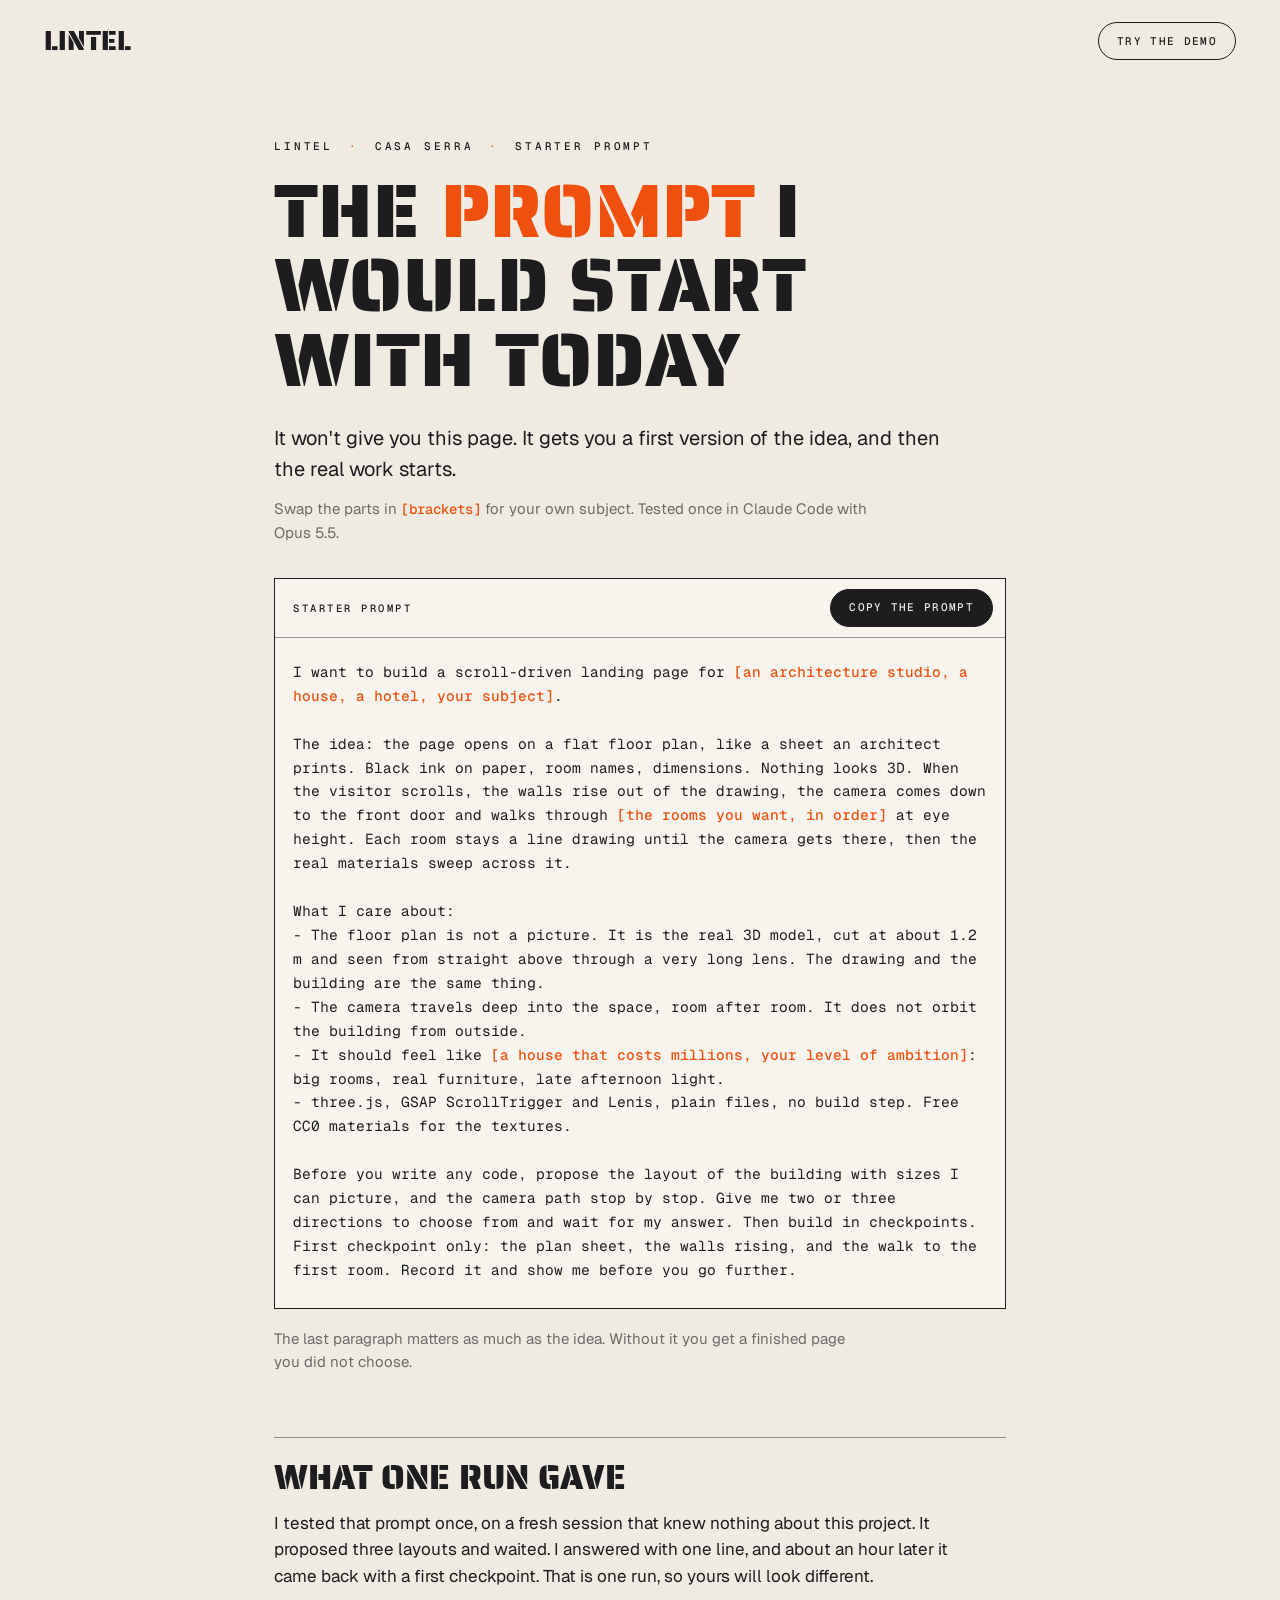
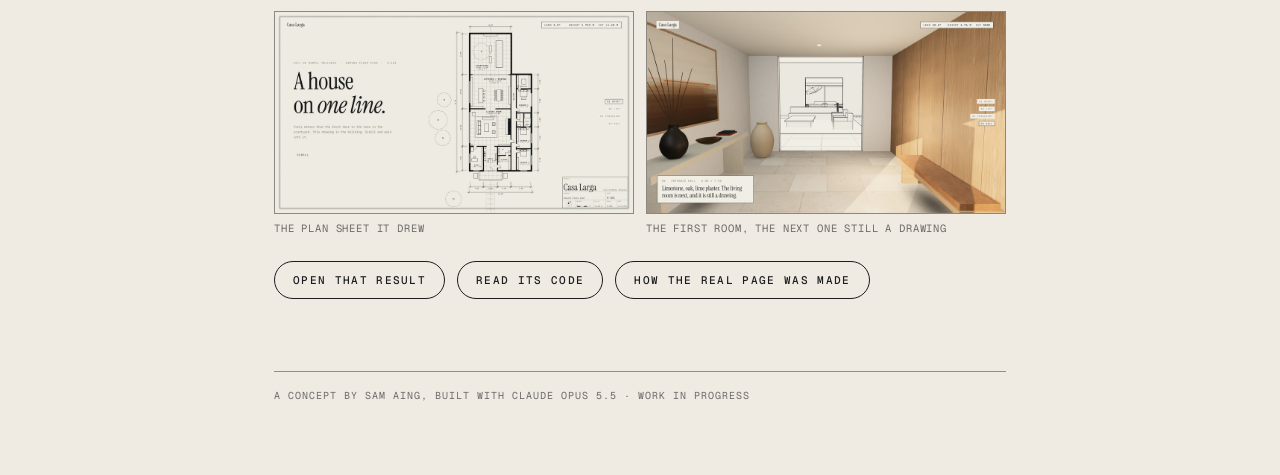
<file: prompt/index.html>
<!doctype html>
<html lang="en">
<head>
  <meta charset="utf-8" />
  <meta name="viewport" content="width=device-width, initial-scale=1" />
  <title>The starter prompt · Lintel</title>
  <meta name="description" content="The prompt I would start with today for a floor plan that becomes a house as you scroll. It won't give you my page. It gets you a first version of the idea." />
  <meta name="theme-color" content="#efebe2" />
  <link rel="icon" href="data:image/svg+xml,%3Csvg xmlns='http://www.w3.org/2000/svg' viewBox='0 0 32 32'%3E%3Crect width='32' height='32' fill='%23efebe2'/%3E%3Cpath d='M9 6v20h15v-5h-9V6z' fill='%231d1d1f'/%3E%3C/svg%3E" />
  <meta property="og:type" content="website" />
  <meta property="og:title" content="The starter prompt · Lintel" />
  <meta property="og:description" content="The prompt I would start with today for a floor plan that becomes a house as you scroll. It won't give you my page. It gets you a first version of the idea." />
  <meta property="og:url" content="https://sam1983aing.github.io/casa-serra/prompt/" />
  <meta property="og:image" content="https://sam1983aing.github.io/casa-serra/media/share.jpg" />
  <meta property="og:image:width" content="1200" />
  <meta property="og:image:height" content="630" />
  <meta name="twitter:card" content="summary_large_image" />
  <meta name="twitter:title" content="The starter prompt · Lintel" />
  <meta name="twitter:description" content="The prompt I would start with today for a floor plan that becomes a house as you scroll. It won't give you my page." />
  <meta name="twitter:image" content="https://sam1983aing.github.io/casa-serra/media/share.jpg" />
  <link rel="preconnect" href="https://fonts.googleapis.com" />
  <link rel="preconnect" href="https://fonts.gstatic.com" crossorigin />
  <link href="https://fonts.googleapis.com/css2?family=Saira+Stencil+One&family=Geist:wght@400;500&family=Geist+Mono:wght@400;500&display=swap" rel="stylesheet" />
  <style>
    /* Lintel's paper, ink and one accent (theme.css, with the stencil type's signal orange) */
    :root { --bg: #efebe2; --fg: #1d1d1f; --dim: rgba(29, 29, 31, 0.62); --line: rgba(29, 29, 31, 0.45); --accent: #f0500f; --card: #f7f4ed;
      --display: 'Saira Stencil One', 'Arial Black', sans-serif; --label: 'Geist Mono', ui-monospace, monospace; --body: 'Geist', system-ui, sans-serif; --gutter: clamp(16px, 4vw, 44px); }
    *, *::before, *::after { box-sizing: border-box; }
    html, body { margin: 0; }
    body { background: var(--bg); color: var(--fg); font: 400 17px/1.55 var(--body); -webkit-font-smoothing: antialiased; }
    a { color: inherit; }
    ::selection { background: var(--accent); color: #fff; }
    .bar { display: flex; justify-content: space-between; align-items: center; padding: 22px var(--gutter); }
    .mark { font: 400 26px/1 var(--display); text-transform: uppercase; text-decoration: none; }
    .pill { display: inline-flex; align-items: center; height: 38px; padding: 0 18px; border: 1px solid var(--fg); border-radius: 999px; background: none; color: inherit; cursor: pointer;
      font: 500 11px/1 var(--label); letter-spacing: 0.12em; text-transform: uppercase; text-decoration: none; white-space: nowrap; transition: background 0.3s, color 0.3s, border-color 0.3s; }
    .pill:hover, .pill--solid { background: var(--fg); color: var(--bg); }
    .pill--solid:hover, .pill.is-done { background: var(--accent); border-color: var(--accent); color: #fff; }
    main { width: min(820px, 100%); margin: 0 auto; padding: clamp(18px, 5vw, 56px) var(--gutter) 72px; }
    .kicker { margin: 0 0 18px; font: 500 11px/1.6 var(--label); letter-spacing: 0.26em; text-transform: uppercase; }
    .kicker span { color: var(--accent); padding: 0 6px; }
    h1 { margin: 0; font: 400 clamp(38px, 7.4vw, 76px)/0.98 var(--display); text-transform: uppercase; letter-spacing: 0.005em; }
    h1 em { font-style: normal; color: var(--accent); }
    .lede { margin: 26px 0 0; max-width: 34em; font-size: clamp(17px, 2.1vw, 20px); }
    .how { margin: 12px 0 0; max-width: 40em; color: var(--dim); font-size: 15px; }
    .how b { font-weight: 500; color: var(--accent); font-family: var(--label); font-size: 0.93em; }
    .card { margin: 34px 0 0; border: 1px solid var(--fg); background: var(--card); }
    .card__top { position: sticky; top: 0; display: flex; justify-content: space-between; align-items: center; gap: 12px; padding: 10px 12px 10px 18px; border-bottom: 1px solid var(--line); background: var(--card); }
    .card__top p { margin: 0; font: 500 10.5px/1 var(--label); letter-spacing: 0.24em; text-transform: uppercase; }
    .prompt { margin: 0; padding: 22px 18px 26px; white-space: pre-wrap; overflow-wrap: anywhere; font: 400 clamp(13px, 1.75vw, 14.5px)/1.65 var(--label); }
    .prompt mark { background: none; color: var(--accent); font-weight: 500; }
    .after { margin: 18px 0 0; max-width: 40em; color: var(--dim); font-size: 15px; }
    h2 { margin: 64px 0 0; padding-top: 22px; border-top: 1px solid var(--line); font: 400 clamp(24px, 3.6vw, 34px)/1.05 var(--display); text-transform: uppercase; }
    .run { margin: 14px 0 0; max-width: 40em; }
    .shots { display: grid; grid-template-columns: 1fr 1fr; gap: 12px; margin: 22px 0 0; }
    .shots figure { margin: 0; }
    .shots img { display: block; width: 100%; height: auto; aspect-ratio: 16 / 9; object-fit: cover; border: 1px solid var(--line); background: #e4dfd3; }
    .shots figcaption { padding-top: 7px; font: 400 10.5px/1.4 var(--label); letter-spacing: 0.08em; text-transform: uppercase; color: var(--dim); }
    .links { display: flex; flex-wrap: wrap; gap: 12px; margin: 26px 0 0; }
    footer { margin: 72px 0 0; padding-top: 16px; border-top: 1px solid var(--line); font: 400 10px/1.5 var(--label); letter-spacing: 0.1em; text-transform: uppercase; color: var(--dim); }
    @media (max-width: 560px) { .shots { grid-template-columns: 1fr; } .card__top { padding-left: 14px; } .prompt { padding: 18px 14px 22px; } }
  </style>
</head>
<body>
  <header class="bar">
    <a class="mark" href="../">Lintel</a>
    <a class="pill" href="../">Try the demo</a>
  </header>

  <main>
    <p class="kicker">Lintel <span>·</span> Casa Serra <span>·</span> Starter prompt</p>
    <h1>The <em>prompt</em> I would start with today</h1>
    <p class="lede">It won't give you this page. It gets you a first version of the idea, and then the real work starts.</p>
    <p class="how">Swap the parts in <b>[brackets]</b> for your own subject. Tested once in Claude Code with Opus 5.5.</p>

    <section class="card" aria-label="The starter prompt">
      <div class="card__top">
        <p>Starter prompt</p>
        <button class="pill pill--solid" id="copy" type="button">Copy the prompt</button>
      </div>
      <pre class="prompt" id="prompt">I want to build a scroll-driven landing page for <mark>[an architecture studio, a house, a hotel, your subject]</mark>.

The idea: the page opens on a flat floor plan, like a sheet an architect prints. Black ink on paper, room names, dimensions. Nothing looks 3D. When the visitor scrolls, the walls rise out of the drawing, the camera comes down to the front door and walks through <mark>[the rooms you want, in order]</mark> at eye height. Each room stays a line drawing until the camera gets there, then the real materials sweep across it.

What I care about:
- The floor plan is not a picture. It is the real 3D model, cut at about 1.2 m and seen from straight above through a very long lens. The drawing and the building are the same thing.
- The camera travels deep into the space, room after room. It does not orbit the building from outside.
- It should feel like <mark>[a house that costs millions, your level of ambition]</mark>: big rooms, real furniture, late afternoon light.
- three.js, GSAP ScrollTrigger and Lenis, plain files, no build step. Free CC0 materials for the textures.

Before you write any code, propose the layout of the building with sizes I can picture, and the camera path stop by stop. Give me two or three directions to choose from and wait for my answer. Then build in checkpoints. First checkpoint only: the plan sheet, the walls rising, and the walk to the first room. Record it and show me before you go further.</pre>
    </section>
    <p class="after">The last paragraph matters as much as the idea. Without it you get a finished page you did not choose.</p>

    <h2>What one run gave</h2>
    <p class="run">I tested that prompt once, on a fresh session that knew nothing about this project. It proposed three layouts and waited. I answered with one line, and about an hour later it came back with a first checkpoint. That is one run, so yours will look different.</p>
    <div class="shots">
      <figure><img src="../media/casa-larga-sheet.jpg" alt="A floor plan sheet titled Casa Larga, black ink on paper" loading="lazy" onerror="this.closest('figure').hidden = true" /><figcaption>The plan sheet it drew</figcaption></figure>
      <figure><img src="../media/casa-larga-hall.jpg" alt="An entrance hall with stone floor and oak walls, the next room still a line drawing" loading="lazy" onerror="this.closest('figure').hidden = true" /><figcaption>The first room, the next one still a drawing</figcaption></figure>
    </div>
    <div class="links">
      <a class="pill" href="https://sam1983aing.github.io/casa-larga/">Open that result</a>
      <a class="pill" href="https://github.com/Sam1983Aing/casa-larga">Read its code</a>
      <a class="pill" href="https://github.com/Sam1983Aing/casa-serra#how-it-was-made">How the real page was made</a>
    </div>

    <footer>A concept by Sam Aing, built with Claude Opus 5.5 · Work in progress</footer>
  </main>

  <script>
    // The text that gets copied is the prompt as plain text, not what is painted on the page.
    (function () {
      var TEXT = "I want to build a scroll-driven landing page for [an architecture studio, a house, a hotel, your subject].\n\nThe idea: the page opens on a flat floor plan, like a sheet an architect prints. Black ink on paper, room names, dimensions. Nothing looks 3D. When the visitor scrolls, the walls rise out of the drawing, the camera comes down to the front door and walks through [the rooms you want, in order] at eye height. Each room stays a line drawing until the camera gets there, then the real materials sweep across it.\n\nWhat I care about:\n- The floor plan is not a picture. It is the real 3D model, cut at about 1.2 m and seen from straight above through a very long lens. The drawing and the building are the same thing.\n- The camera travels deep into the space, room after room. It does not orbit the building from outside.\n- It should feel like [a house that costs millions, your level of ambition]: big rooms, real furniture, late afternoon light.\n- three.js, GSAP ScrollTrigger and Lenis, plain files, no build step. Free CC0 materials for the textures.\n\nBefore you write any code, propose the layout of the building with sizes I can picture, and the camera path stop by stop. Give me two or three directions to choose from and wait for my answer. Then build in checkpoints. First checkpoint only: the plan sheet, the walls rising, and the walk to the first room. Record it and show me before you go further.";
      var btn = document.getElementById('copy'), back;
      function done(ok) {
        btn.textContent = ok ? 'Copied' : 'Select and copy';
        btn.classList.toggle('is-done', ok);
        clearTimeout(back);
        back = setTimeout(function () { btn.textContent = 'Copy the prompt'; btn.classList.remove('is-done'); }, 2200);
      }
      function oldWay() {       // an in-app browser may refuse the clipboard: select the text so a long press copies it
        var r = document.createRange(); r.selectNodeContents(document.getElementById('prompt'));
        var s = getSelection(); s.removeAllRanges(); s.addRange(r);
        var ok = false; try { ok = document.execCommand('copy'); } catch (e) {}
        if (ok) s.removeAllRanges();
        done(ok);
      }
      btn.addEventListener('click', function () {
        if (navigator.clipboard && navigator.clipboard.writeText) navigator.clipboard.writeText(TEXT).then(function () { done(true); }, oldWay);
        else oldWay();
      });
    })();
  </script>
</body>
</html>
</file>
